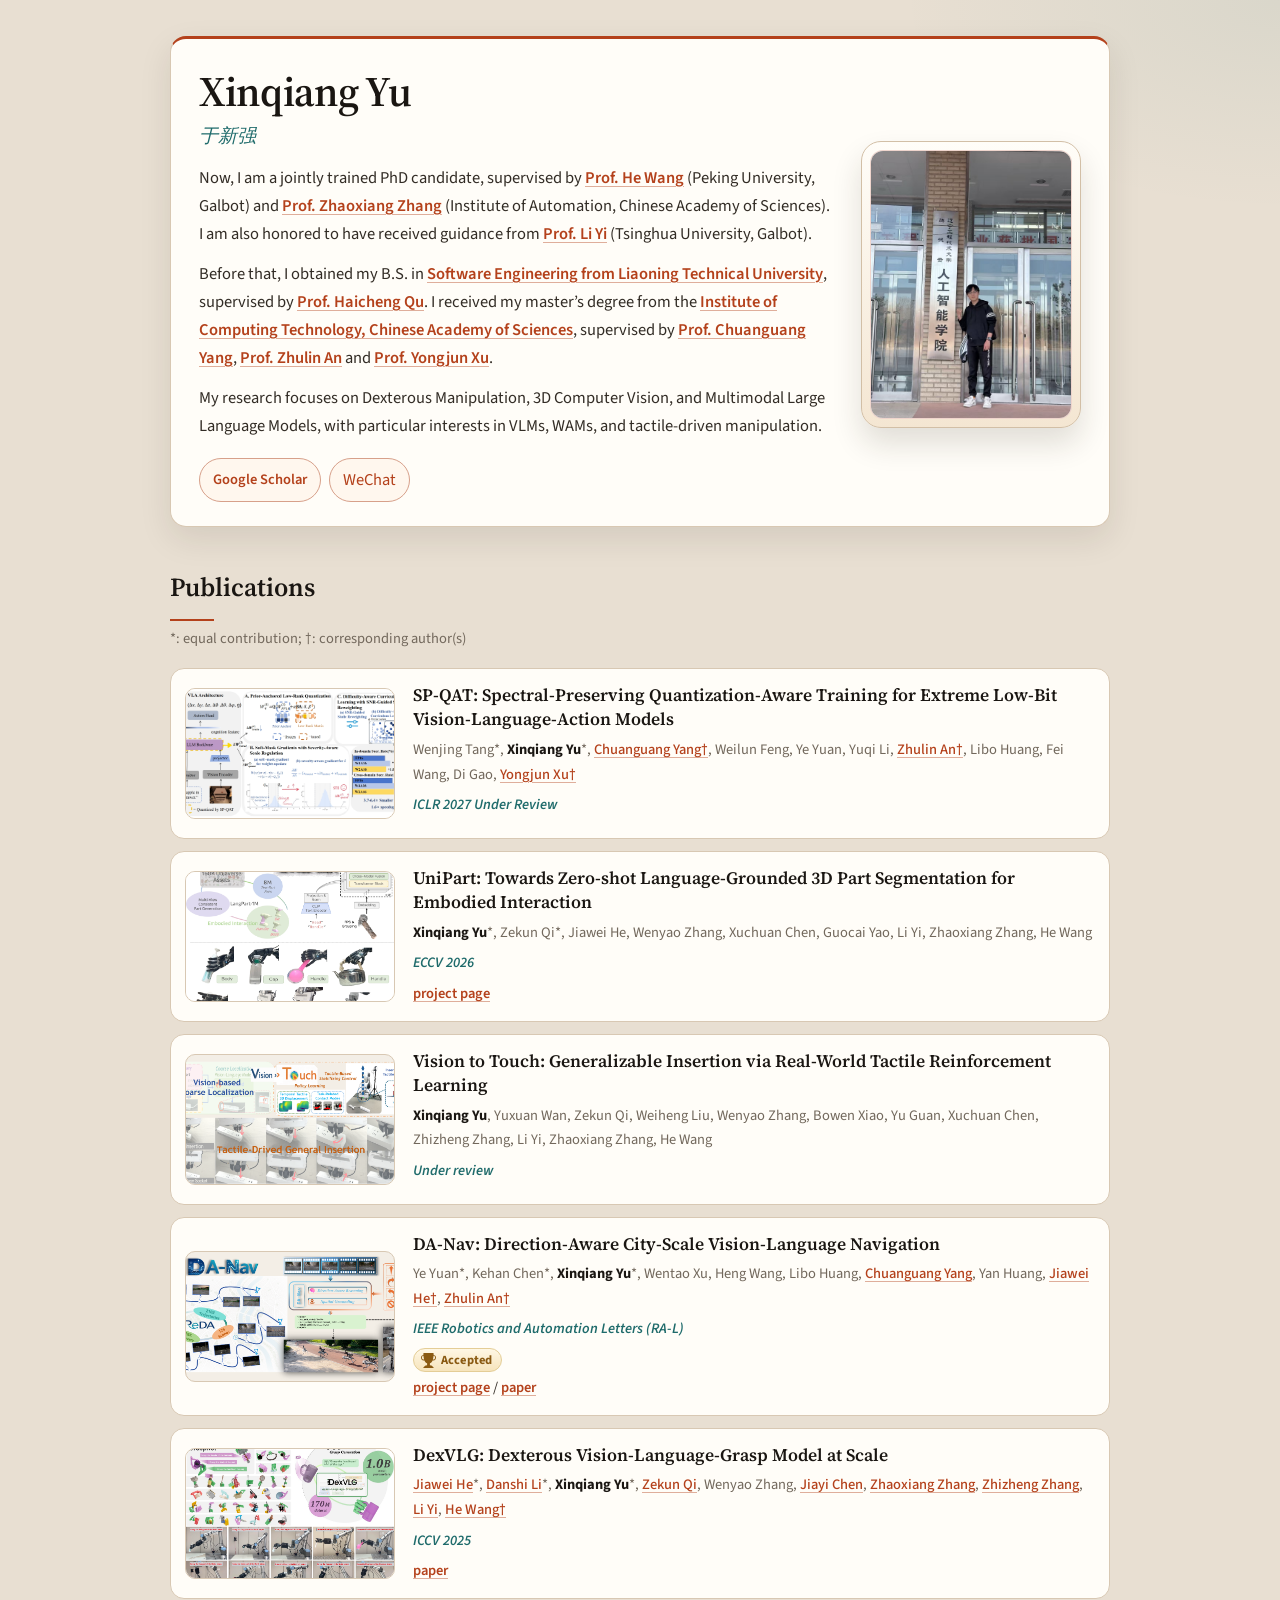
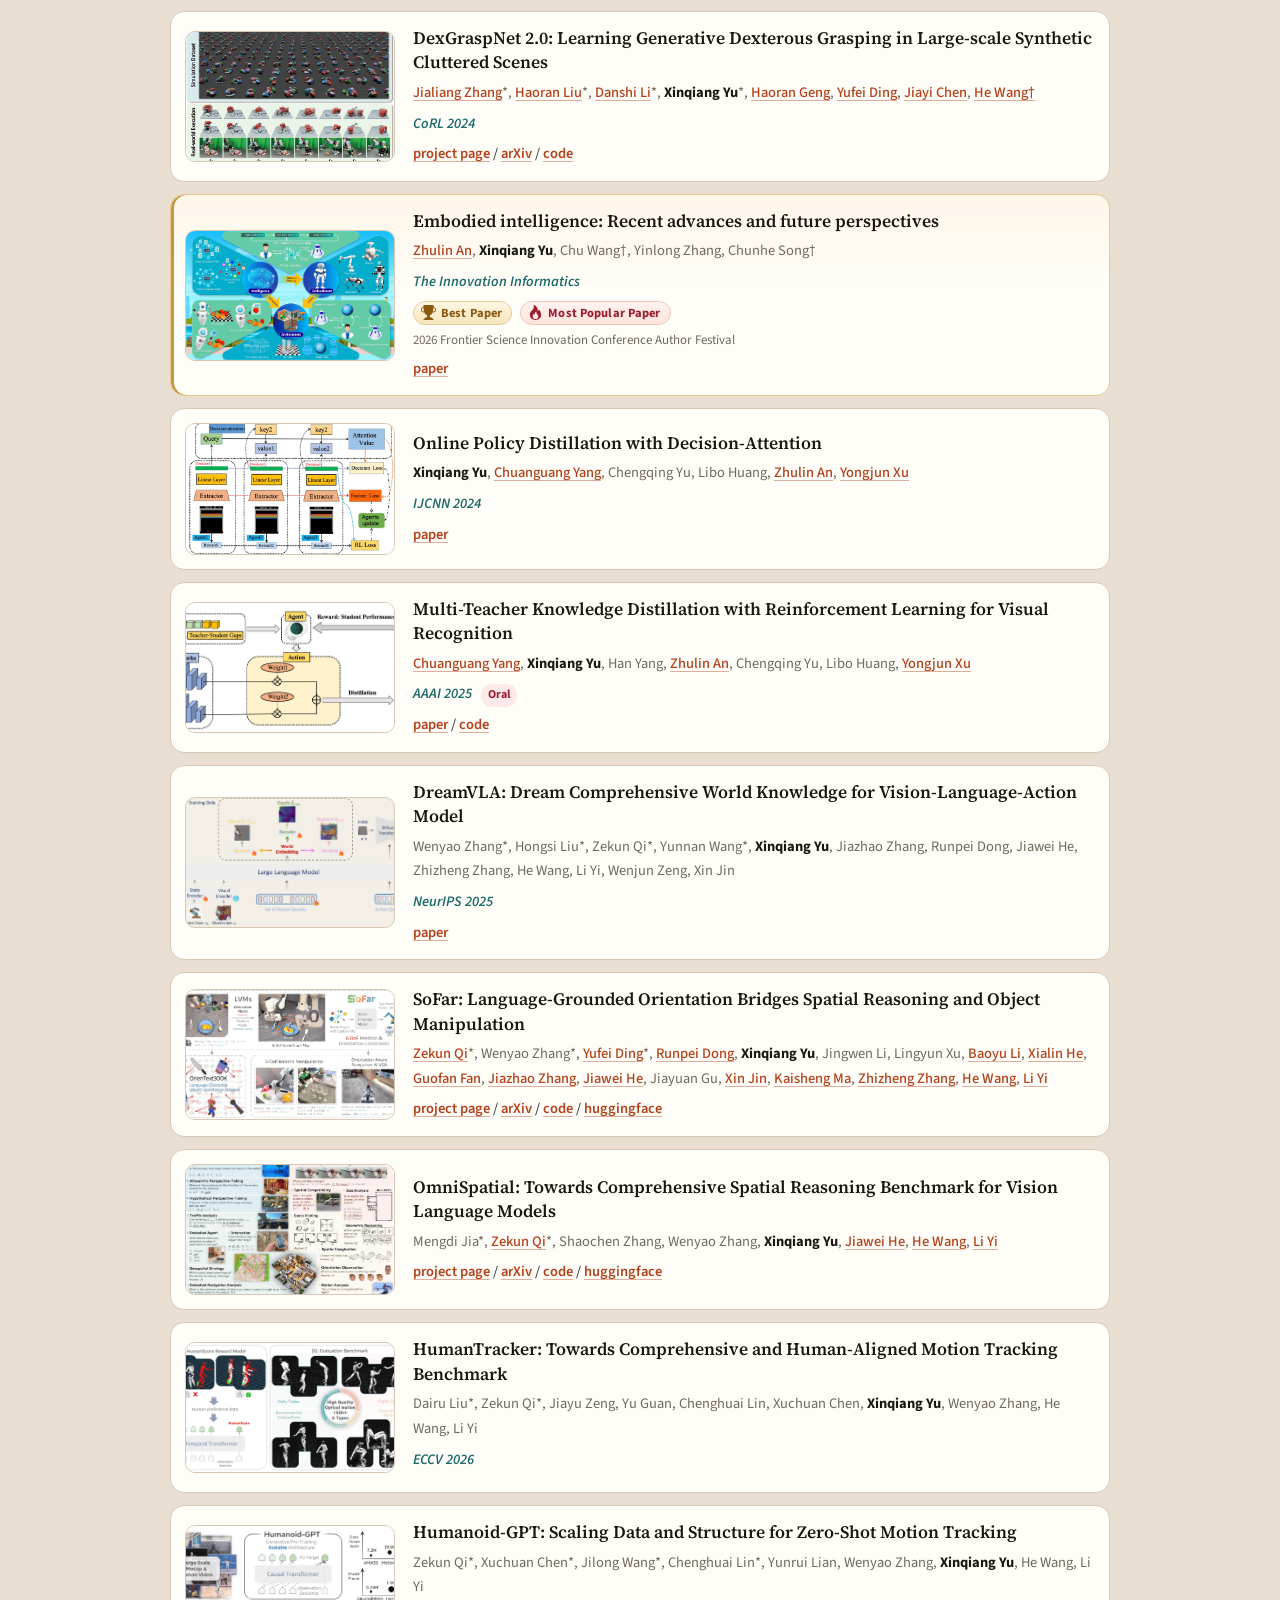
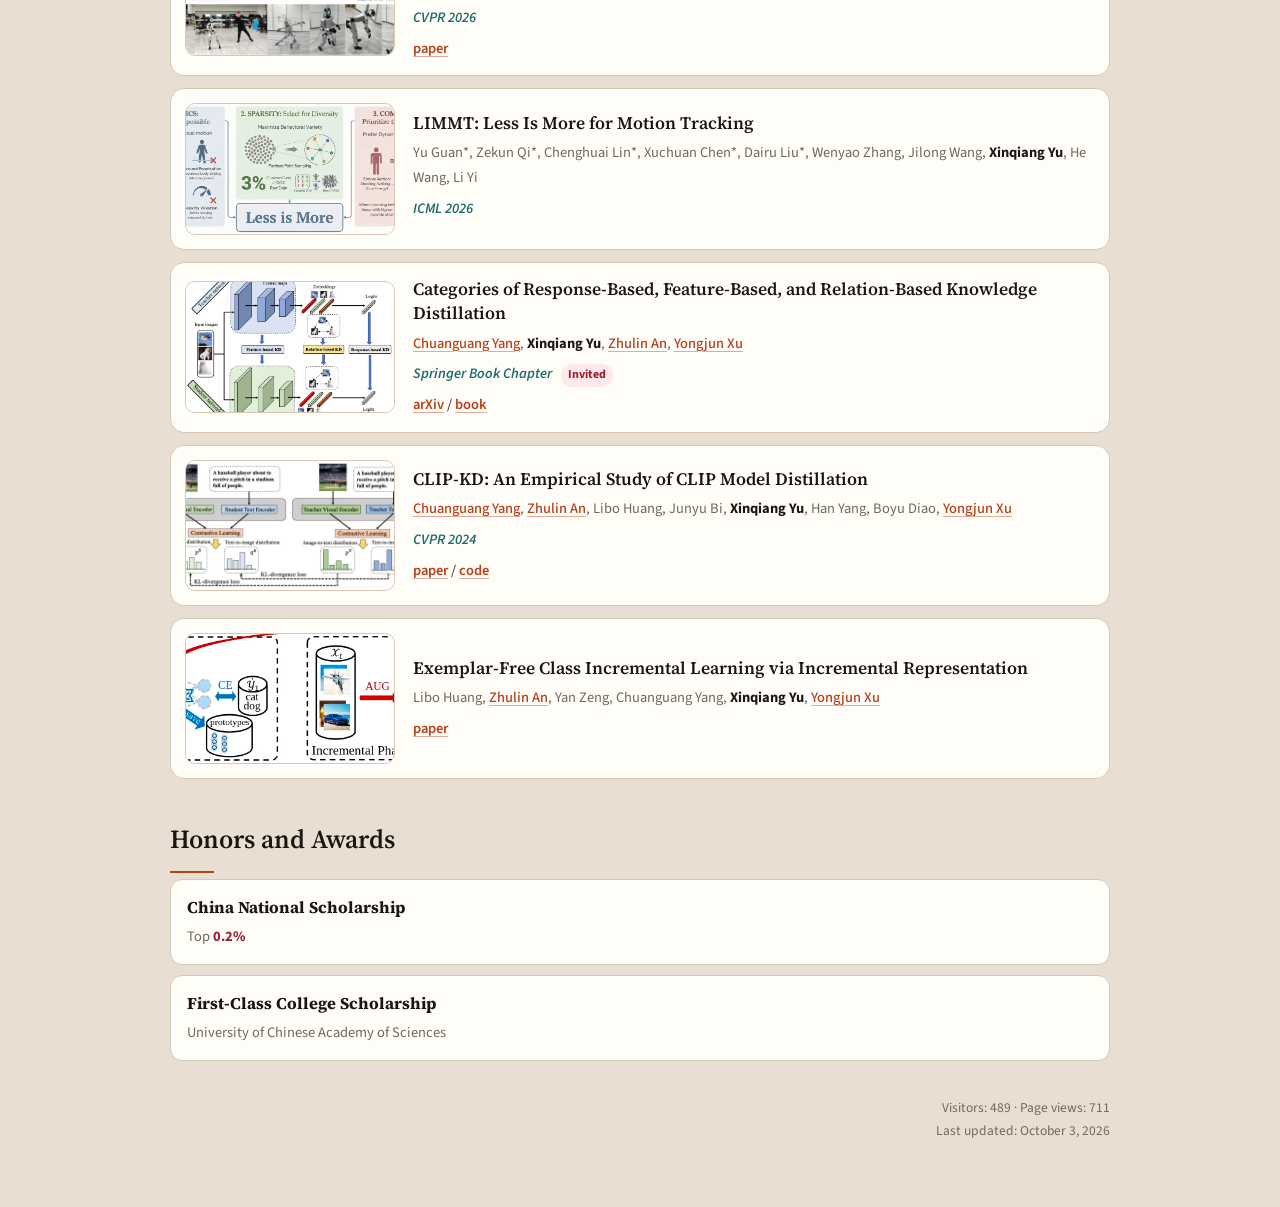
<file: index.html>
<!DOCTYPE html>
<html lang="en">
<head>
  <meta charset="utf-8">
  <meta name="viewport" content="width=device-width, initial-scale=1">
  <title>Xinqiang Yu | 于新强</title>
  <meta name="author" content="Xinqiang Yu">
  <meta name="description" content="Personal homepage of Xinqiang Yu, a jointly trained PhD candidate working on dexterous manipulation, 3D vision, and multimodal models.">
  <link rel="preconnect" href="https://fonts.googleapis.com">
  <link rel="preconnect" href="https://fonts.gstatic.com" crossorigin>
  <link href="https://fonts.googleapis.com/css2?family=Source+Sans+3:ital,wght@0,400;0,600;0,700;1,400&family=Source+Serif+4:opsz,ital,wght@8..60,0,480;8..60,0,600;8..60,0,700;8..60,1,480&display=swap" rel="stylesheet">
  <link rel="stylesheet" href="stylesheet.css?v=10">
</head>
<body>
  <div class="page">
    <header class="hero">
      <div class="bio">
        <h1 class="name">Xinqiang Yu</h1>
        <p class="cname">于新强</p>
        <p>Now, I am a jointly trained PhD candidate, supervised by <a href="https://hughw19.github.io">Prof. He Wang</a> (Peking University, Galbot) and <a href="https://zhaoxiangzhang.net">Prof. Zhaoxiang Zhang</a> (Institute of Automation, Chinese Academy of Sciences). I am also honored to have received guidance from <a href="https://ericyi.github.io/">Prof. Li Yi</a> (Tsinghua University, Galbot).</p>
        <p>Before that, I obtained my B.S. in <a href="https://rjxy.lntu.edu.cn">Software Engineering from Liaoning Technical University</a>, supervised by <a href="https://rjxy.lntu.edu.cn/info/1125/1696.htm">Prof. Haicheng Qu</a>. I received my master’s degree from the <a href="http://www.ict.ac.cn">Institute of Computing Technology, Chinese Academy of Sciences</a>, supervised by <a href="https://winycg.github.io">Prof. Chuanguang Yang</a>, <a href="https://oldoc.github.io">Prof. Zhulin An</a> and <a href="https://people.ucas.edu.cn/~xyj">Prof. Yongjun Xu</a>.</p>
        <p>My research focuses on Dexterous Manipulation, 3D Computer Vision, and Multimodal Large Language Models, with particular interests in VLMs, WAMs, and tactile-driven manipulation.</p>
        <div class="contacts">
          <a class="chip" href="https://scholar.google.com/citations?user=sD_nRaoAAAAJ&hl=en" target="_blank" rel="noopener">Google Scholar</a>
          <button class="chip" type="button" id="wechat-open">WeChat</button>
        </div>
      </div>
      <aside class="portrait">
        <a class="portrait-frame" href="images/me.jpg"><img class="me" src="images/me.jpg" alt="Portrait of Xinqiang Yu"></a>
      </aside>
    </header>

    <section>
      <h2>Publications</h2>
      <p class="hint">*: equal contribution; †: corresponding author(s)</p>

      <article class="paper">
        <img class="thumb" src="images/SP-QAT.jpg" alt="SP-QAT">
        <div>
          <span class="papertitle">SP-QAT: Spectral-Preserving Quantization-Aware Training for Extreme Low-Bit Vision-Language-Action Models</span>
          <p class="paper-authors">Wenjing Tang*, <strong>Xinqiang Yu</strong>*, <a href="https://winycg.github.io">Chuanguang Yang†</a>, Weilun Feng, Ye Yuan, Yuqi Li, <a href="https://oldoc.github.io">Zhulin An†</a>, Libo Huang, Fei Wang, Di Gao, <a href="https://people.ucas.edu.cn/~xyj">Yongjun Xu†</a></p>
          <p class="paper-meta"><span class="venue">ICLR 2027 Under Review</span></p>
        </div>
      </article>

      <article class="paper">
        <img class="thumb" src="images/UniPart.jpg" alt="UniPart">
        <div>
          <span class="papertitle">UniPart: Towards Zero-shot Language-Grounded 3D Part Segmentation for Embodied Interaction</span>
          <p class="paper-authors"><strong>Xinqiang Yu</strong>*, Zekun Qi*, Jiawei He, Wenyao Zhang, Xuchuan Chen, Guocai Yao, Li Yi, Zhaoxiang Zhang, He Wang</p>
          <p class="paper-meta"><span class="venue">ECCV 2026</span></p>
          <p class="paper-links"><a href="https://xinqiangyu.github.io/UniPart/">project page</a></p>
        </div>
      </article>

      <article class="paper">
        <img class="thumb" src="images/v2t.png" alt="Vision to Touch">
        <div>
          <span class="papertitle">Vision to Touch: Generalizable Insertion via Real-World Tactile Reinforcement Learning</span>
          <p class="paper-authors"><strong>Xinqiang Yu</strong>, Yuxuan Wan, Zekun Qi, Weiheng Liu, Wenyao Zhang, Bowen Xiao, Yu Guan, Xuchuan Chen, Zhizheng Zhang, Li Yi, Zhaoxiang Zhang, He Wang</p>
          <p class="paper-meta"><span class="venue">Under review</span></p>
        </div>
      </article>

      <article class="paper">
        <img class="thumb" src="images/da_nav.png" alt="DA-Nav">
        <div>
          <span class="papertitle">DA-Nav: Direction-Aware City-Scale Vision-Language Navigation</span>
          <p class="paper-authors">Ye Yuan*, Kehan Chen*, <strong>Xinqiang Yu</strong>*, Wentao Xu, Heng Wang, Libo Huang, <a href="https://winycg.github.io">Chuanguang Yang</a>, Yan Huang, <a href="https://jiaweihe.com">Jiawei He†</a>, <a href="https://oldoc.github.io">Zhulin An†</a></p>
          <p class="paper-meta"><span class="venue">IEEE Robotics and Automation Letters (RA-L)</span></p>
          <p class="honor-row">
            <span class="honor honor-best">
              <svg viewBox="0 0 16 16" aria-hidden="true">
                <path fill="currentColor" d="M2.5.5A.5.5 0 0 1 3 0h10a.5.5 0 0 1 .5.5q0 .807-.034 1.536a3 3 0 1 1-1.133 5.89c-.79 1.865-1.878 2.777-2.833 3.011v2.173l1.425.356c.194.048.377.135.537.255L13.3 15.1a.5.5 0 0 1-.3.9H3a.5.5 0 0 1-.3-.9l1.838-1.379c.16-.12.343-.207.537-.255L6.5 13.11v-2.173c-.955-.234-2.043-1.146-2.833-3.012a3 3 0 1 1-1.132-5.89A33 33 0 0 1 2.5.5m.099 2.54a2 2 0 0 0 .72 3.935c-.333-1.05-.588-2.346-.72-3.935m10.083 3.935a2 2 0 0 0 .72-3.935c-.133 1.59-.388 2.885-.72 3.935"/>
              </svg>
              Accepted
            </span>
          </p>
          <p class="paper-links">
            <a href="https://xinqiangyu.github.io/DA-Nav/">project page</a> /
            <a href="https://arxiv.org/pdf/2607.11638">paper</a>
          </p>
        </div>
      </article>

      <article class="paper">
        <img class="thumb" src="images/dexvlg.png" alt="DexVLG">
        <div>
          <span class="papertitle">DexVLG: Dexterous Vision-Language-Grasp Model at Scale</span>
          <p class="paper-authors"><a href="https://jiaweihe.com">Jiawei He</a>*, <a href="https://danshi-li.github.io/personal-website/">Danshi Li</a>*, <strong>Xinqiang Yu</strong>*, <a href="https://qizekun.github.io/">Zekun Qi</a>, Wenyao Zhang, <a href="https://jychen18.github.io">Jiayi Chen</a>, <a href="https://zhaoxiangzhang.net">Zhaoxiang Zhang</a>, <a href="https://scholar.google.com/citations?user=X7M0I8kAAAAJ&hl=en">Zhizheng Zhang</a>, <a href="https://ericyi.github.io/">Li Yi</a>, <a href="https://hughw19.github.io/">He Wang†</a></p>
          <p class="paper-meta"><span class="venue">ICCV 2025</span></p>
          <p class="paper-links"><a href="https://arxiv.org/abs/2507.02747">paper</a></p>
        </div>
      </article>

      <article class="paper">
        <img class="thumb" src="images/DexGraspNet2.png" alt="DexGraspNet 2.0">
        <div>
          <span class="papertitle">DexGraspNet 2.0: Learning Generative Dexterous Grasping in Large-scale Synthetic Cluttered Scenes</span>
          <p class="paper-authors"><a href="https://mzhmxzh.github.io/">Jialiang Zhang</a>*, <a href="https://lhrrhl0419.github.io/">Haoran Liu</a>*, <a href="https://danshi-li.github.io/personal-website/">Danshi Li</a>*, <strong>Xinqiang Yu</strong>*, <a href="https://geng-haoran.github.io">Haoran Geng</a>, <a href="https://selina2023.github.io">Yufei Ding</a>, <a href="https://jychen18.github.io">Jiayi Chen</a>, <a href="https://hughw19.github.io/">He Wang†</a></p>
          <p class="paper-meta"><span class="venue">CoRL 2024</span></p>
          <p class="paper-links">
            <a href="https://pku-epic.github.io/DexGraspNet2.0/">project page</a> /
            <a href="https://arxiv.org/abs/2410.23004">arXiv</a> /
            <a href="https://github.com/PKU-EPIC/DexGraspNet2">code</a>
          </p>
        </div>
      </article>

      <article class="paper paper-featured">
        <img class="thumb" src="images/eat_teaser.png" alt="Embodied intelligence">
        <div>
          <span class="papertitle">Embodied intelligence: Recent advances and future perspectives</span>
          <p class="paper-authors"><a href="https://oldoc.github.io">Zhulin An</a>, <strong>Xinqiang Yu</strong>, Chu Wang†, Yinlong Zhang, Chunhe Song†</p>
          <p class="paper-meta"><span class="venue">The Innovation Informatics</span></p>
          <p class="honor-row">
            <span class="honor honor-best">
              <svg viewBox="0 0 16 16" aria-hidden="true">
                <path fill="currentColor" d="M2.5.5A.5.5 0 0 1 3 0h10a.5.5 0 0 1 .5.5q0 .807-.034 1.536a3 3 0 1 1-1.133 5.89c-.79 1.865-1.878 2.777-2.833 3.011v2.173l1.425.356c.194.048.377.135.537.255L13.3 15.1a.5.5 0 0 1-.3.9H3a.5.5 0 0 1-.3-.9l1.838-1.379c.16-.12.343-.207.537-.255L6.5 13.11v-2.173c-.955-.234-2.043-1.146-2.833-3.012a3 3 0 1 1-1.132-5.89A33 33 0 0 1 2.5.5m.099 2.54a2 2 0 0 0 .72 3.935c-.333-1.05-.588-2.346-.72-3.935m10.083 3.935a2 2 0 0 0 .72-3.935c-.133 1.59-.388 2.885-.72 3.935"/>
              </svg>
              Best Paper
            </span>
            <span class="honor honor-popular">
              <svg viewBox="0 0 16 16" aria-hidden="true">
                <path fill="currentColor" d="M8 16c3.314 0 6-2 6-5.5 0-1.5-.5-4-2.5-6 .25 1.5-1.25 2-1.25 2C11 4 9 .5 6 0c.357 2 .5 4-2 6-1.25 1-2 2.729-2 4.5C2 14 4.686 16 8 16m0-1c-1.657 0-3-1-3-2.75 0-.75.25-2 1.25-3C6.125 10 7 10.5 7 10.5c-.375-1.25.5-3.25 2-3.5-.179 1-.25 2 1 3 .625.5 1 1.364 1 2.25C11 14 9.657 15 8 15"/>
              </svg>
              Most Popular Paper
            </span>
          </p>
          <p class="honor-note">2026 Frontier Science Innovation Conference Author Festival</p>
          <p class="paper-links"><a href="https://www.the-innovation.org/article/doi/10.59717/j.xinn-inform.2025.100008">paper</a></p>
        </div>
      </article>

      <article class="paper">
        <img class="thumb" src="images/OPD.jpg" alt="Online Policy Distillation">
        <div>
          <span class="papertitle">Online Policy Distillation with Decision-Attention</span>
          <p class="paper-authors"><strong>Xinqiang Yu</strong>, <a href="https://winycg.github.io">Chuanguang Yang</a>, Chengqing Yu, Libo Huang, <a href="https://oldoc.github.io">Zhulin An</a>, <a href="https://people.ucas.edu.cn/~xyj">Yongjun Xu</a></p>
          <p class="paper-meta"><span class="venue">IJCNN 2024</span></p>
          <p class="paper-links"><a href="https://arxiv.org/pdf/2406.05488">paper</a></p>
        </div>
      </article>

      <article class="paper">
        <img class="thumb" src="images/MTKD_RL.png" alt="MTKD-RL">
        <div>
          <span class="papertitle">Multi-Teacher Knowledge Distillation with Reinforcement Learning for Visual Recognition</span>
          <p class="paper-authors"><a href="https://winycg.github.io">Chuanguang Yang</a>, <strong>Xinqiang Yu</strong>, Han Yang, <a href="https://oldoc.github.io">Zhulin An</a>, Chengqing Yu, Libo Huang, <a href="https://people.ucas.edu.cn/~xyj">Yongjun Xu</a></p>
          <p class="paper-meta"><span class="venue">AAAI 2025</span> <span class="tag">Oral</span></p>
          <p class="paper-links">
            <a href="https://ojs.aaai.org/index.php/AAAI/article/view/32990/35145">paper</a> /
            <a href="https://github.com/winycg/MTKD-RL">code</a>
          </p>
        </div>
      </article>

      <article class="paper">
        <img class="thumb" src="images/dreamvla.png" alt="DreamVLA">
        <div>
          <span class="papertitle">DreamVLA: Dream Comprehensive World Knowledge for Vision-Language-Action Model</span>
          <p class="paper-authors">Wenyao Zhang*, Hongsi Liu*, Zekun Qi*, Yunnan Wang*, <strong>Xinqiang Yu</strong>, Jiazhao Zhang, Runpei Dong, Jiawei He, Zhizheng Zhang, He Wang, Li Yi, Wenjun Zeng, Xin Jin</p>
          <p class="paper-meta"><span class="venue">NeurIPS 2025</span></p>
          <p class="paper-links"><a href="https://arxiv.org/abs/2507.04447">paper</a></p>
        </div>
      </article>

      <article class="paper">
        <img class="thumb" src="images/sofar.png" alt="SoFar">
        <div>
          <span class="papertitle">SoFar: Language-Grounded Orientation Bridges Spatial Reasoning and Object Manipulation</span>
          <p class="paper-authors"><a href="https://qizekun.github.io/">Zekun Qi</a>*, Wenyao Zhang*, <a href="https://selina2023.github.io/">Yufei Ding</a>*, <a href="https://runpeidong.web.illinois.edu/">Runpei Dong</a>, <strong>Xinqiang Yu</strong>, Jingwen Li, Lingyun Xu, <a href="https://baoyuli.github.io/">Baoyu Li</a>, <a href="https://xialin-he.github.io/">Xialin He</a>, <a href="https://github.com/Asterisci/">Guofan Fan</a>, <a href="https://jzhzhang.github.io/">Jiazhao Zhang</a>, <a href="https://jiaweihe.com">Jiawei He</a>, Jiayuan Gu, <a href="http://home.ustc.edu.cn/~jinxustc/">Xin Jin</a>, <a href="http://group.iiis.tsinghua.edu.cn/~maks/leader.html">Kaisheng Ma</a>, <a href="https://scholar.google.com/citations?user=X7M0I8kAAAAJ&hl=en">Zhizheng Zhang</a>, <a href="https://hughw19.github.io/">He Wang</a>, <a href="https://ericyi.github.io/">Li Yi</a></p>
          <p class="paper-links">
            <a href="https://qizekun.github.io/sofar/">project page</a> /
            <a href="https://arxiv.org/abs/2502.13143">arXiv</a> /
            <a href="https://github.com/qizekun/SoFar">code</a> /
            <a href="https://huggingface.co/collections/qizekun/sofar-67b511129d3146d28cea9920">huggingface</a>
          </p>
        </div>
      </article>

      <article class="paper">
        <img class="thumb" src="images/omnispatial.jpg" alt="OmniSpatial">
        <div>
          <span class="papertitle">OmniSpatial: Towards Comprehensive Spatial Reasoning Benchmark for Vision Language Models</span>
          <p class="paper-authors">Mengdi Jia*, <a href="https://qizekun.github.io">Zekun Qi</a>*, Shaochen Zhang, Wenyao Zhang, <strong>Xinqiang Yu</strong>, <a href="https://jiaweihe.com">Jiawei He</a>, <a href="https://hughw19.github.io/">He Wang</a>, <a href="https://ericyi.github.io/">Li Yi</a></p>
          <p class="paper-links">
            <a href="https://qizekun.github.io/omnispatial/">project page</a> /
            <a href="https://arxiv.org/abs/2506.03135">arXiv</a> /
            <a href="https://github.com/qizekun/OmniSpatial">code</a> /
            <a href="https://huggingface.co/datasets/qizekun/OmniSpatial">huggingface</a>
          </p>
        </div>
      </article>

      <article class="paper">
        <img class="thumb" src="images/HuamnTracker.jpg" alt="HumanTracker">
        <div>
          <span class="papertitle">HumanTracker: Towards Comprehensive and Human-Aligned Motion Tracking Benchmark</span>
          <p class="paper-authors">Dairu Liu*, Zekun Qi*, Jiayu Zeng, Yu Guan, Chenghuai Lin, Xuchuan Chen, <strong>Xinqiang Yu</strong>, Wenyao Zhang, He Wang, Li Yi</p>
          <p class="paper-meta"><span class="venue">ECCV 2026</span></p>
        </div>
      </article>

      <article class="paper">
        <img class="thumb" src="images/humanoidgpt.jpg" alt="Humanoid-GPT">
        <div>
          <span class="papertitle">Humanoid-GPT: Scaling Data and Structure for Zero-Shot Motion Tracking</span>
          <p class="paper-authors">Zekun Qi*, Xuchuan Chen*, Jilong Wang*, Chenghuai Lin*, Yunrui Lian, Wenyao Zhang, <strong>Xinqiang Yu</strong>, He Wang, Li Yi</p>
          <p class="paper-meta"><span class="venue">CVPR 2026</span></p>
          <p class="paper-links"><a href="https://arxiv.org/pdf/2606.03985">paper</a></p>
        </div>
      </article>

      <article class="paper">
        <img class="thumb" src="images/limmit.jpg" alt="LIMMT">
        <div>
          <span class="papertitle">LIMMT: Less Is More for Motion Tracking</span>
          <p class="paper-authors">Yu Guan*, Zekun Qi*, Chenghuai Lin*, Xuchuan Chen*, Dairu Liu*, Wenyao Zhang, Jilong Wang, <strong>Xinqiang Yu</strong>, He Wang, Li Yi</p>
          <p class="paper-meta"><span class="venue">ICML 2026</span></p>
        </div>
      </article>

      <article class="paper">
        <img class="thumb" src="images/Springer_2023_survey.jpg" alt="Knowledge distillation survey">
        <div>
          <span class="papertitle">Categories of Response-Based, Feature-Based, and Relation-Based Knowledge Distillation</span>
          <p class="paper-authors"><a href="https://winycg.github.io">Chuanguang Yang</a>, <strong>Xinqiang Yu</strong>, <a href="https://oldoc.github.io">Zhulin An</a>, <a href="https://people.ucas.edu.cn/~xyj">Yongjun Xu</a></p>
          <p class="paper-meta"><span class="venue">Springer Book Chapter</span> <span class="tag">Invited</span></p>
          <p class="paper-links">
            <a href="https://arxiv.org/pdf/2306.10687.pdf">arXiv</a> /
            <a href="https://link.springer.com/book/10.1007/978-3-031-32095-8">book</a>
          </p>
        </div>
      </article>

      <article class="paper">
        <img class="thumb" src="images/CLIP_KD.jpg" alt="CLIP-KD">
        <div>
          <span class="papertitle">CLIP-KD: An Empirical Study of CLIP Model Distillation</span>
          <p class="paper-authors"><a href="https://winycg.github.io">Chuanguang Yang</a>, <a href="https://oldoc.github.io">Zhulin An</a>, Libo Huang, Junyu Bi, <strong>Xinqiang Yu</strong>, Han Yang, Boyu Diao, <a href="https://people.ucas.edu.cn/~xyj">Yongjun Xu</a></p>
          <p class="paper-meta"><span class="venue">CVPR 2024</span></p>
          <p class="paper-links">
            <a href="https://openaccess.thecvf.com/content/CVPR2024/papers/Yang_CLIP-KD_An_Empirical_Study_of_CLIP_Model_Distillation_CVPR_2024_paper.pdf">paper</a> /
            <a href="https://github.com/winycg/CLIP-KD">code</a>
          </p>
        </div>
      </article>

      <article class="paper">
        <img class="thumb" src="images/IL.png" alt="Incremental Representation">
        <div>
          <span class="papertitle">Exemplar-Free Class Incremental Learning via Incremental Representation</span>
          <p class="paper-authors">Libo Huang, <a href="https://oldoc.github.io">Zhulin An</a>, Yan Zeng, Chuanguang Yang, <strong>Xinqiang Yu</strong>, <a href="https://people.ucas.edu.cn/~xyj">Yongjun Xu</a></p>
          <p class="paper-links"><a href="https://arxiv.org/pdf/2403.16221">paper</a></p>
        </div>
      </article>
    </section>

    <section>
      <h2>Honors and Awards</h2>
      <div class="awards">
        <div class="award">
          <b>China National Scholarship</b>
          <span>Top <span class="hot">0.2%</span></span>
        </div>
        <div class="award">
          <b>First-Class College Scholarship</b>
          <span>University of Chinese Academy of Sciences</span>
        </div>
      </div>
    </section>

    <footer>
      Visitors: <span id="busuanzi_value_site_uv">--</span> ·
      Page views: <span id="busuanzi_value_site_pv">--</span><br>
      Last updated: October 3, 2026
    </footer>
  </div>

  <div class="wechat-modal" id="wechat-modal" hidden>
    <div class="wechat-dialog" role="dialog" aria-modal="true" aria-labelledby="wechat-title">
      <button class="wechat-close" type="button" id="wechat-close" aria-label="Close">×</button>
      <p id="wechat-title">WeChat</p>
      <img src="images/wechat.jpg" alt="WeChat QR code of Xinqiang Yu">
      <span>Scan to add me on WeChat</span>
    </div>
  </div>

  <script>
    (function () {
      var modal = document.getElementById("wechat-modal");
      var openBtn = document.getElementById("wechat-open");
      var closeBtn = document.getElementById("wechat-close");
      function openModal() { modal.hidden = false; }
      function closeModal() { modal.hidden = true; }
      openBtn.addEventListener("click", openModal);
      closeBtn.addEventListener("click", closeModal);
      modal.addEventListener("click", function (event) {
        if (event.target === modal) closeModal();
      });
      document.addEventListener("keydown", function (event) {
        if (event.key === "Escape") closeModal();
      });
    })();
  </script>
  <script>
    (function () {
      var uv = document.getElementById("busuanzi_value_site_uv");
      var pv = document.getElementById("busuanzi_value_site_pv");
      // Busuanzi keys by hostname; 127.0.0.1 is a shared public bucket.
      if (location.hostname !== "xinqiangyu.github.io") {
        if (uv) uv.textContent = "489";
        if (pv) pv.textContent = "711";
        return;
      }
      var s = document.createElement("script");
      s.async = true;
      s.src = "//busuanzi.ibruce.info/busuanzi/2.3/busuanzi.pure.mini.js";
      document.body.appendChild(s);
    })();
  </script>
</body>
</html>
</file>
<file: stylesheet.css>
:root {
  --paper: #e8dfd2;
  --card: #fffdf8;
  --ink: #1a1612;
  --body: #322c25;
  --muted: #72685c;
  --line: #d8c8b3;
  --link: #b4411b;
  --link-hover: #7d2c12;
  --accent: #1f6b6b;
  --accent-soft: #e7f2f1;
  --chip: #fff7ee;
  --good: #9b1d2e;
  --shadow: rgba(42, 32, 22, 0.1);
}

* { box-sizing: border-box; }

html, body {
  margin: 0;
  padding: 0;
  background-color: var(--paper);
  background-image:
    radial-gradient(900px 460px at 0% -8%, rgba(180, 65, 27, 0.08), transparent 55%),
    radial-gradient(760px 420px at 100% 0%, rgba(31, 107, 107, 0.07), transparent 50%);
  color: var(--body);
  font-family: "Source Sans 3", "Helvetica Neue", Helvetica, Arial, sans-serif;
  font-size: 16.5px;
  line-height: 1.7;
}

a {
  color: var(--link);
  font-weight: 500;
  text-decoration: underline;
  text-decoration-color: rgba(180, 65, 27, 0.42);
  text-decoration-thickness: 1px;
  text-underline-offset: 3px;
}

.bio a,
.paper-links a {
  font-weight: 600;
}

a:hover {
  color: var(--link-hover);
  text-decoration-color: currentColor;
}

.page {
  max-width: 980px;
  margin: 0 auto;
  padding: 36px 20px 64px;
}

.hero {
  display: grid;
  grid-template-columns: minmax(0, 1fr) 220px;
  gap: 28px;
  align-items: center;
  background: var(--card);
  border: 1px solid var(--line);
  border-top: 3px solid var(--link);
  border-radius: 16px;
  padding: 28px 28px 24px;
  box-shadow: 0 12px 32px var(--shadow);
}

.name {
  font-family: "Source Serif 4", Georgia, "Times New Roman", serif;
  font-size: clamp(32px, 4vw, 42px);
  font-weight: 600;
  line-height: 1.15;
  letter-spacing: -0.02em;
  color: var(--ink);
  margin: 0 0 4px;
}

.cname {
  font-family: "Source Serif 4", Georgia, serif;
  font-style: italic;
  font-size: 19px;
  color: var(--accent);
  margin: 0 0 18px;
}

.bio p {
  margin: 0 0 12px;
}

.bio p:last-child { margin-bottom: 0; }

.contacts {
  display: flex;
  flex-wrap: wrap;
  gap: 8px;
  margin-top: 18px;
}

.chip {
  display: inline-flex;
  align-items: center;
  gap: 7px;
  padding: 7px 13px;
  border-radius: 999px;
  background: var(--chip);
  border: 1px solid #d7a08a;
  color: var(--link);
  font-weight: 600;
  font-size: 14.5px;
  text-decoration: none;
}

button.chip {
  font: inherit;
  cursor: pointer;
}

.chip:hover {
  background: var(--link);
  border-color: var(--link);
  color: #fff;
  text-decoration: none;
}

.portrait {
  text-align: center;
}

.portrait-frame {
  display: block;
  padding: 8px;
  color: inherit;
  text-decoration: none;
  background: linear-gradient(180deg, #fffdf8 0%, #f4e6d2 100%);
  border: 1px solid #d2bfa6;
  border-radius: 20px;
  box-shadow:
    0 1px 0 rgba(255, 253, 248, 0.9) inset,
    0 16px 30px rgba(42, 32, 22, 0.14);
}

.portrait img.me {
  width: 100%;
  height: auto;
  display: block;
  border-radius: 13px;
  border: 1px solid rgba(180, 65, 27, 0.22);
  background: #fff;
}

.wechat-modal {
  position: fixed;
  inset: 0;
  z-index: 20;
  display: flex;
  align-items: center;
  justify-content: center;
  padding: 20px;
  background: rgba(26, 22, 18, 0.48);
}

.wechat-modal[hidden] { display: none; }

.wechat-dialog {
  position: relative;
  width: min(320px, 100%);
  background: var(--card);
  border-radius: 16px;
  padding: 22px 20px 18px;
  text-align: center;
  box-shadow: 0 16px 40px rgba(26, 22, 18, 0.22);
}

.wechat-dialog p {
  margin: 0 0 12px;
  font-family: "Source Serif 4", Georgia, serif;
  font-weight: 700;
  color: var(--ink);
}

.wechat-dialog img {
  width: 100%;
  display: block;
  border-radius: 10px;
}

.wechat-dialog span {
  display: block;
  margin-top: 10px;
  color: var(--muted);
  font-size: 14px;
}

.wechat-close {
  position: absolute;
  top: 8px;
  right: 10px;
  border: 0;
  background: transparent;
  font-size: 24px;
  line-height: 1;
  color: var(--muted);
  cursor: pointer;
}

section {
  margin-top: 38px;
}

h2 {
  font-family: "Source Serif 4", Georgia, serif;
  font-size: 26px;
  font-weight: 600;
  color: var(--ink);
  margin: 0 0 6px;
  padding-bottom: 0;
  border-bottom: 0;
}

h2::after {
  content: "";
  display: block;
  width: 44px;
  height: 2px;
  margin-top: 10px;
  background: var(--link);
}

.hint {
  color: var(--muted);
  font-size: 14.5px;
  margin: 0 0 16px;
}

.paper {
  display: grid;
  grid-template-columns: 210px minmax(0, 1fr);
  gap: 18px;
  align-items: center;
  background: var(--card);
  border: 1px solid var(--line);
  border-radius: 14px;
  padding: 14px;
  margin: 0 0 12px;
  transition: box-shadow .18s ease, transform .18s ease;
}

.paper:hover {
  box-shadow: 0 12px 26px var(--shadow);
  transform: translateY(-1px);
}

.paper-featured {
  background: linear-gradient(180deg, #fff6e8 0%, #fffdf8 48%);
  border-color: #e4cb90;
  box-shadow: inset 3px 0 0 #c8963e;
}

.paper-featured:hover {
  box-shadow: inset 3px 0 0 #c8963e, 0 12px 26px var(--shadow);
}

.honor-row {
  display: flex;
  flex-wrap: wrap;
  gap: 8px;
  margin: 2px 0 4px;
}

.honor {
  display: inline-flex;
  align-items: center;
  gap: 5px;
  padding: 2px 9px 2px 7px;
  border-radius: 999px;
  font-size: 12.5px;
  font-weight: 700;
  line-height: 1.45;
  letter-spacing: 0.01em;
}

.honor svg {
  width: 15px;
  height: 15px;
  flex: none;
}

.honor-best {
  color: #8a5a12;
  background: linear-gradient(180deg, #fff7e4, #f6e4bc);
  border: 1px solid #e4cd96;
}

.honor-popular {
  color: #9b1d2e;
  background: linear-gradient(180deg, #fff3ef, #fde3da);
  border: 1px solid #f0c7bb;
}

.honor-note {
  margin: 0 0 6px;
  color: var(--muted);
  font-size: 13px;
}

.paper img.thumb {
  width: 100%;
  aspect-ratio: 16 / 10;
  object-fit: cover;
  border-radius: 10px;
  border: 1px solid var(--line);
  background: #f3eee6;
}

.papertitle {
  display: block;
  font-family: "Source Serif 4", Georgia, serif;
  font-weight: 600;
  font-size: 17.5px;
  line-height: 1.4;
  color: var(--ink);
  margin-bottom: 6px;
}

.paper-authors, .paper-meta {
  margin: 0 0 6px;
  color: var(--muted);
  font-size: 14.5px;
}

.paper-authors strong { color: var(--ink); font-weight: 700; }

.venue {
  color: var(--accent);
  font-style: italic;
  font-weight: 600;
}

.tag {
  display: inline-block;
  margin-left: 6px;
  padding: 1px 7px;
  border-radius: 999px;
  background: #fde8ea;
  color: var(--good);
  font-size: 12px;
  font-weight: 700;
  font-style: normal;
}

.paper-links {
  margin: 4px 0 0;
  font-size: 14.5px;
}

.awards {
  display: grid;
  gap: 10px;
}

.award {
  background: var(--card);
  border: 1px solid var(--line);
  border-radius: 12px;
  padding: 14px 16px;
}

.award b {
  display: block;
  color: var(--ink);
  font-family: "Source Serif 4", Georgia, serif;
}

.award span { color: var(--muted); font-size: 14.5px; }
.award .hot { color: var(--good); font-weight: 700; }

footer {
  margin-top: 36px;
  color: var(--muted);
  font-size: 13.5px;
  text-align: right;
}

@media (max-width: 760px) {
  .hero, .paper {
    grid-template-columns: 1fr;
  }

  .portrait {
    max-width: 240px;
    margin: 0 auto;
  }
}
</file>
